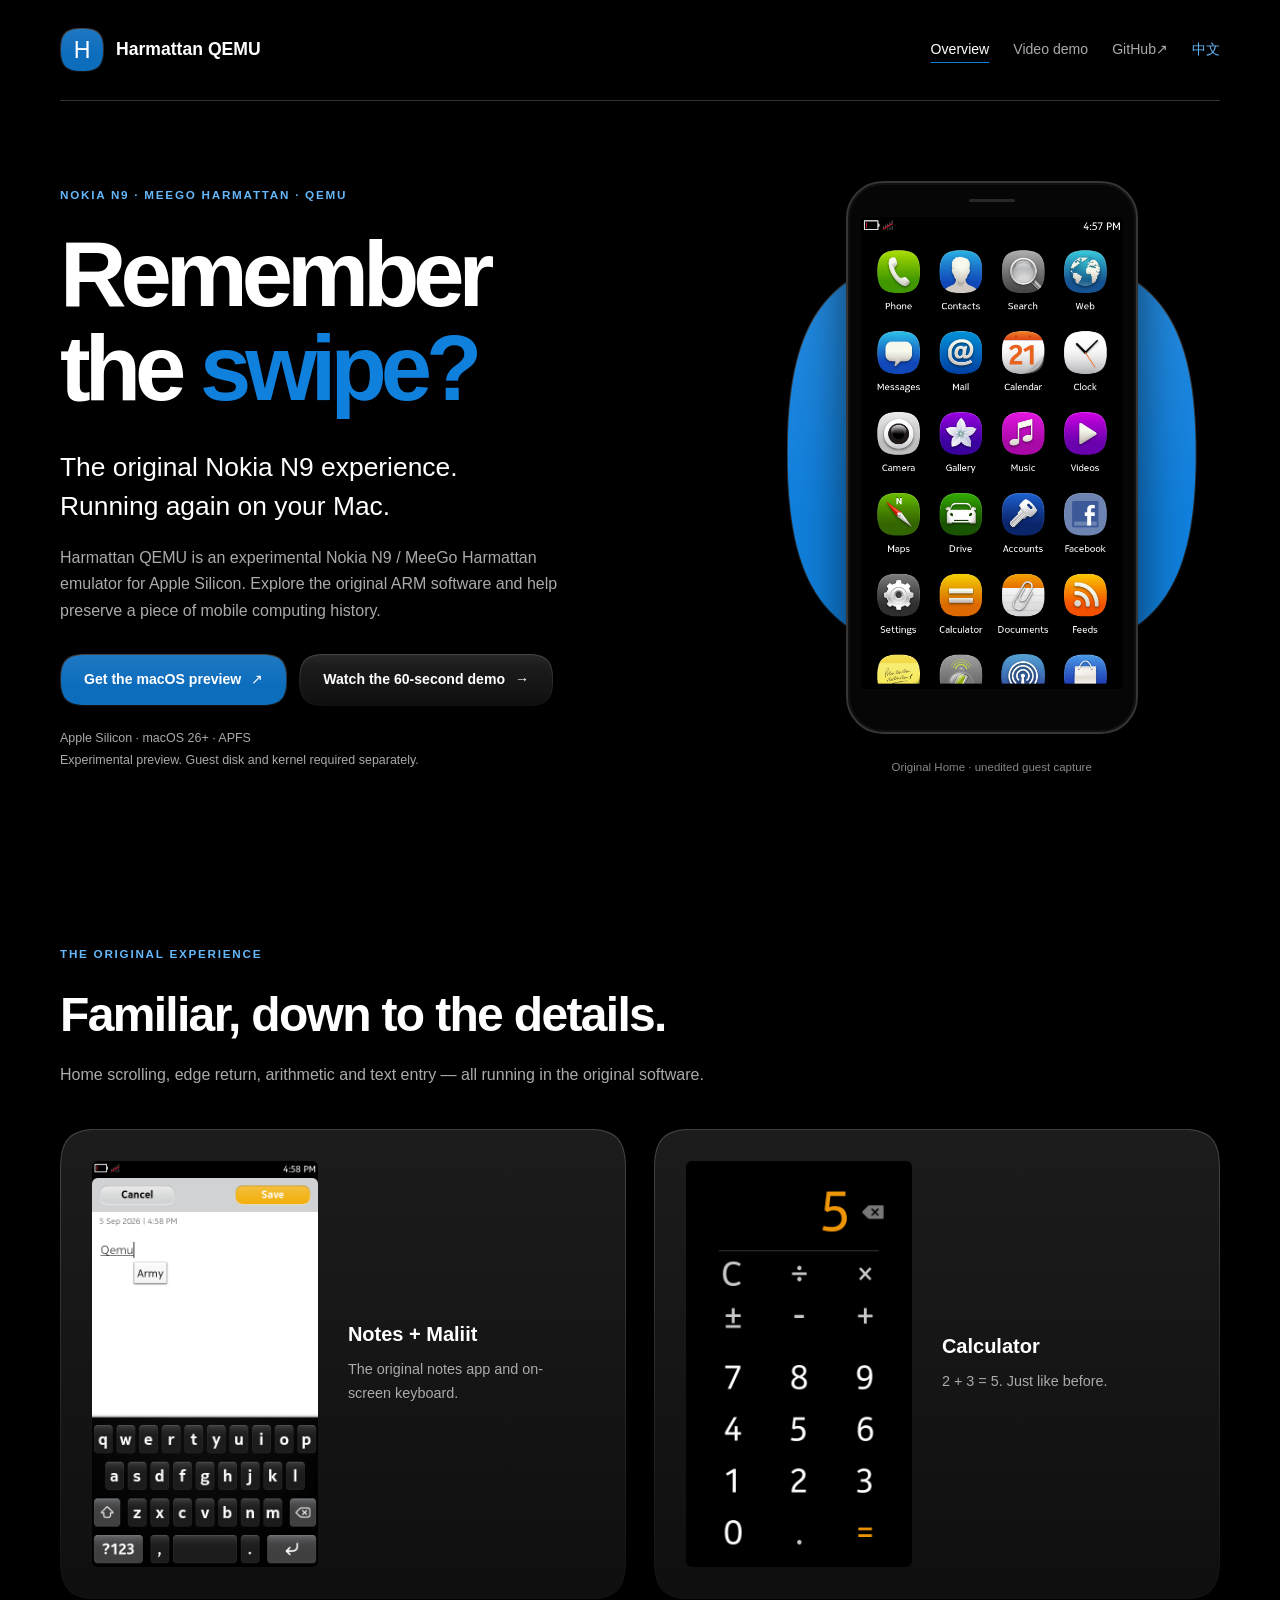
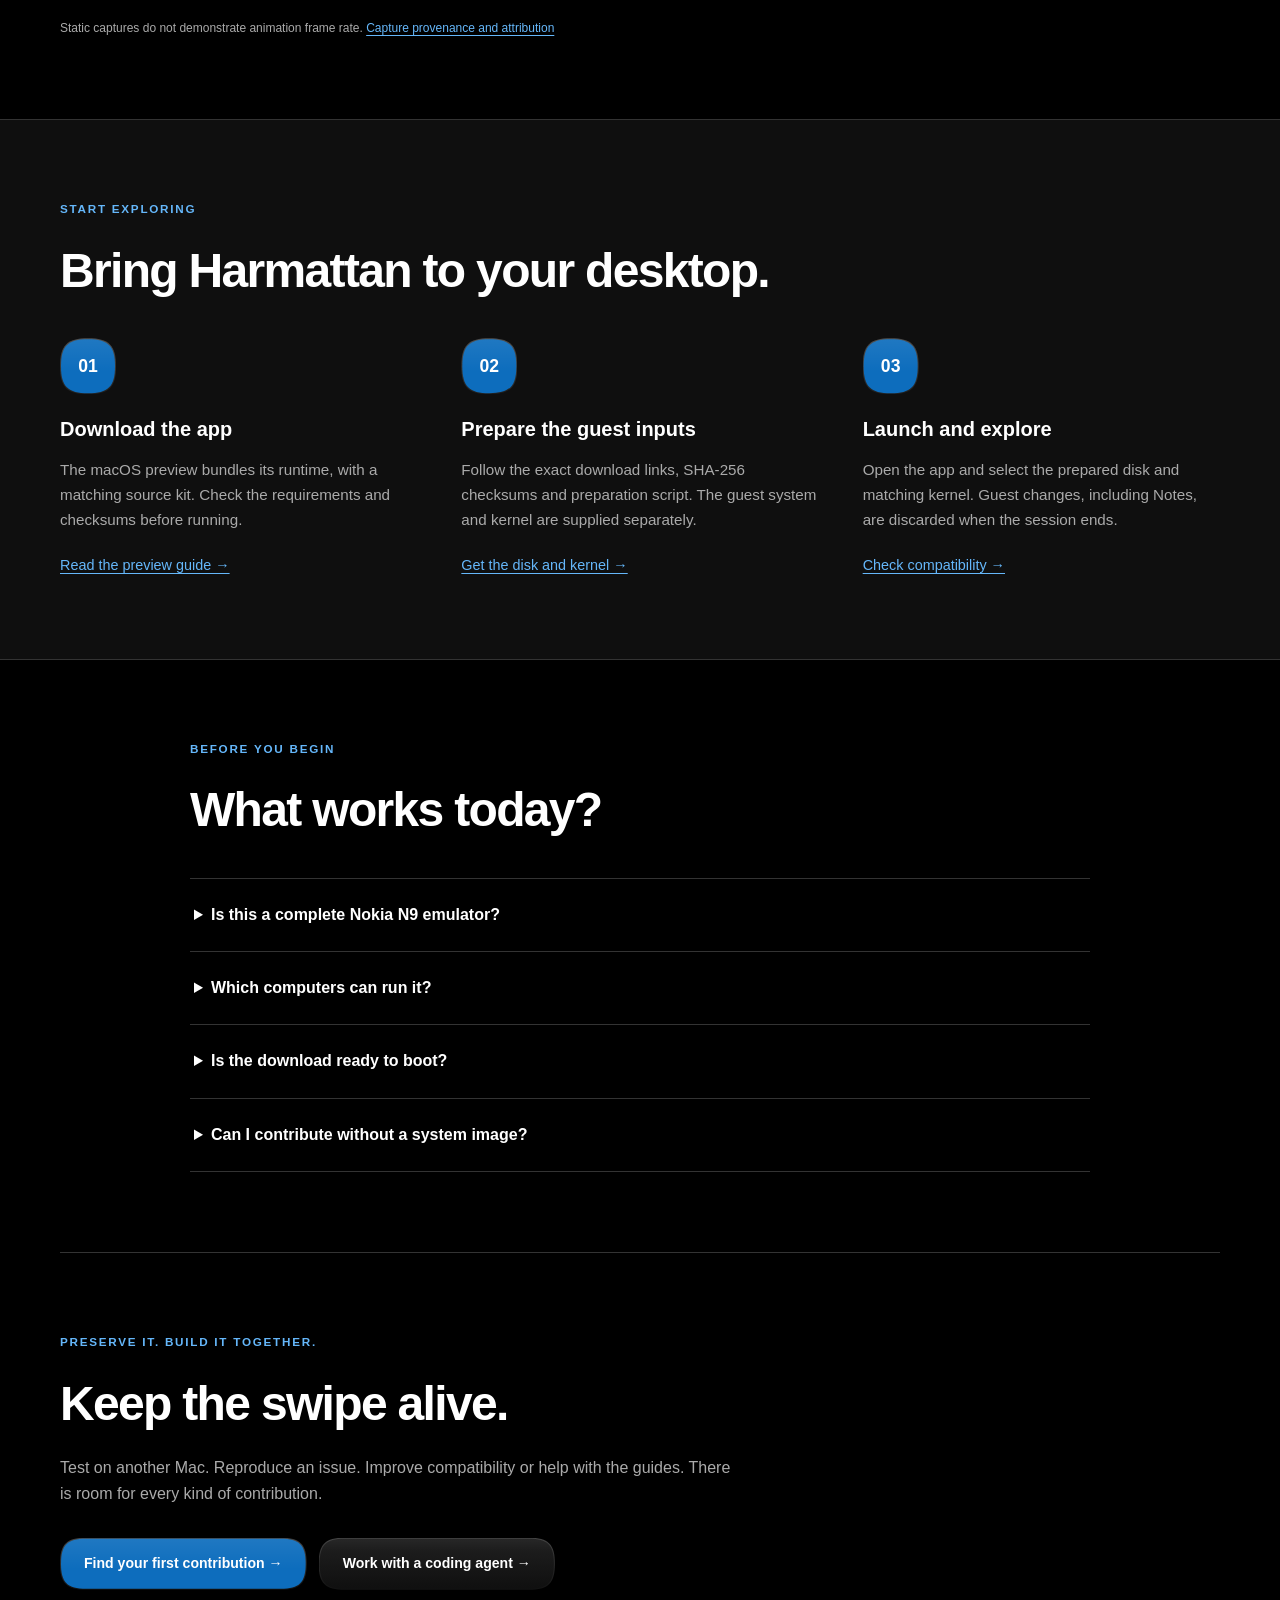
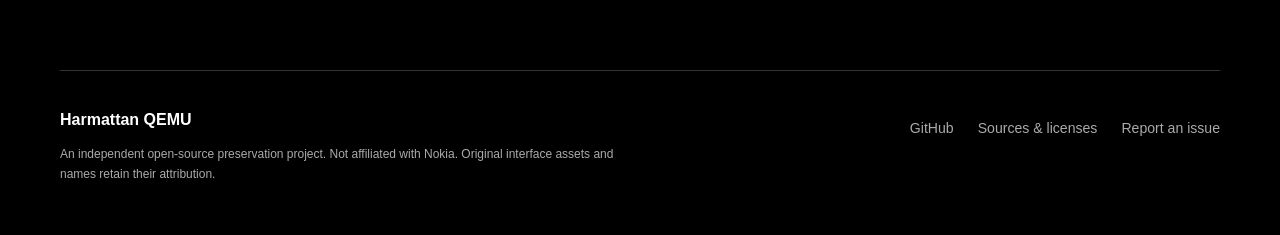
<file: docs/index.html>
<!doctype html>
<html lang="en">
<head>
  <meta charset="utf-8">
  <meta name="viewport" content="width=device-width, initial-scale=1">
  <meta name="theme-color" content="#000000">
  <title>Nokia N9 Emulator for Apple Silicon Mac | Harmattan QEMU</title>
  <meta name="description" content="Run original Nokia N9 / MeeGo Harmattan software on an Apple Silicon Mac. Explore the experimental QEMU port, download the macOS preview and follow English or Chinese setup guides.">
  <link rel="canonical" href="https://yzune.github.io/harmattan-qemu/">
  <link rel="alternate" hreflang="en" href="https://yzune.github.io/harmattan-qemu/">
  <link rel="alternate" hreflang="zh-CN" href="https://yzune.github.io/harmattan-qemu/zh/">
  <link rel="alternate" hreflang="x-default" href="https://yzune.github.io/harmattan-qemu/">
  <meta property="og:type" content="website">
  <meta property="og:site_name" content="Harmattan QEMU">
  <meta property="og:locale" content="en_US">
  <meta property="og:locale:alternate" content="zh_CN">
  <meta property="og:title" content="Nokia N9 Emulator for Apple Silicon Mac | Harmattan QEMU">
  <meta property="og:description" content="Run original Nokia N9 / MeeGo Harmattan software on an Apple Silicon Mac. Explore the experimental QEMU port, download the macOS preview and follow English or Chinese setup guides.">
  <meta property="og:url" content="https://yzune.github.io/harmattan-qemu/">
  <meta property="og:image" content="https://i.ytimg.com/vi/GArapJ3rOIo/maxresdefault.jpg">
  <meta property="og:image:alt" content="Harmattan QEMU English trailer cover">
  <meta name="twitter:card" content="summary_large_image">
  <link rel="stylesheet" href="assets/site.css">
  <script src="assets/cobble.js" defer></script>
</head>
<body>
<a class="skip" href="#main">Skip to content</a>
<header class="site-header wrap">
  <a class="brand" href="./" aria-label="Harmattan QEMU home"><span class="brand-mark cobble" aria-hidden="true">H</span>Harmattan QEMU</a>
  <nav aria-label="Main navigation">
    <a href="./" aria-current="page">Overview</a>
    <a href="watch/" >Video demo</a>
    <a href="https://github.com/YZune/harmattan-qemu">GitHub <span aria-hidden="true">↗</span></a>
    <a class="language" href="zh/" lang="zh-CN" hreflang="zh-CN">中文</a>
  </nav>
</header>
<main id="main">
<section class="hero wrap" aria-labelledby="hero-title">
  <div class="hero-copy">
    <p class="eyebrow">NOKIA N9 · MEEGO HARMATTAN · QEMU</p>
    <h1 id="hero-title">Remember<br>the <span>swipe?</span></h1>
    <p class="intro">The original Nokia N9 experience.<br>Running again on your Mac.</p>
    <p class="hero-detail">Harmattan QEMU is an experimental Nokia N9 / MeeGo Harmattan emulator for Apple Silicon. Explore the original ARM software and help preserve a piece of mobile computing history.</p>
    <div class="actions"><a class="button primary cobble" href="https://github.com/YZune/harmattan-qemu/releases">Get the macOS preview <span aria-hidden="true">↗</span></a><a class="button secondary cobble" href="watch/">Watch the 60-second demo <span aria-hidden="true">→</span></a></div>
    <p class="requirements">Apple Silicon · macOS 26+ · APFS<br>Experimental preview. Guest disk and kernel required separately.</p>
  </div>
  <figure class="hero-device">
    <div class="swipe-tile cobble" aria-hidden="true"></div>
    <div class="phone"><div class="speaker" aria-hidden="true"></div><img src="screenshots/home.png" width="480" height="864" alt="Original Harmattan Home running in QEMU, with the classic application grid" fetchpriority="high"></div>
    <figcaption>Original Home · unedited guest capture</figcaption>
  </figure>
</section>
<section class="section wrap" aria-labelledby="experience-title">
  <div class="section-heading"><p class="eyebrow">THE ORIGINAL EXPERIENCE</p><h2 id="experience-title">Familiar, down to the details.</h2><p>Home scrolling, edge return, arithmetic and text entry — all running in the original software.</p></div>
  <div class="capture-grid">
    <figure class="capture cobble" data-cobble-corner="40"><img src="screenshots/notes-keyboard.png" width="480" height="864" loading="lazy" alt="Original Notes and Maliit on-screen keyboard with Qemu diagnostic text"><figcaption><h3>Notes + Maliit</h3><p>The original notes app and on-screen keyboard.</p></figcaption></figure>
    <figure class="capture cobble" data-cobble-corner="40"><img src="screenshots/calculator.png" width="480" height="864" loading="lazy" alt="Original Calculator displaying 5 after calculating 2 plus 3"><figcaption><h3>Calculator</h3><p>2 + 3 = 5. Just like before.</p></figcaption></figure>
  </div>
  <p class="caption-note">Static captures do not demonstrate animation frame rate. <a href="https://github.com/YZune/harmattan-qemu/blob/main/docs/screenshots/README.md">Capture provenance and attribution</a></p>
</section>
<section class="section getting-started" aria-labelledby="start-title"><div class="wrap">
  <div class="section-heading"><p class="eyebrow">START EXPLORING</p><h2 id="start-title">Bring Harmattan to your desktop.</h2></div>
  <ol class="steps">
    <li><span class="step-number cobble" aria-hidden="true">01</span><h3>Download the app</h3><p>The macOS preview bundles its runtime, with a matching source kit. Check the requirements and checksums before running.</p><a href="https://github.com/YZune/harmattan-qemu/blob/main/docs/releases.md">Read the preview guide →</a></li>
    <li><span class="step-number cobble" aria-hidden="true">02</span><h3>Prepare the guest inputs</h3><p>Follow the exact download links, SHA-256 checksums and preparation script. The guest system and kernel are supplied separately.</p><a href="https://github.com/YZune/harmattan-qemu/blob/main/docs/guest-inputs.md">Get the disk and kernel →</a></li>
    <li><span class="step-number cobble" aria-hidden="true">03</span><h3>Launch and explore</h3><p>Open the app and select the prepared disk and matching kernel. Guest changes, including Notes, are discarded when the session ends.</p><a href="https://github.com/YZune/harmattan-qemu/blob/main/docs/status.md">Check compatibility →</a></li>
  </ol>
</div></section>
<section class="section wrap faq" aria-labelledby="faq-title"><div class="section-heading"><p class="eyebrow">BEFORE YOU BEGIN</p><h2 id="faq-title">What works today?</h2></div>
<details><summary>Is this a complete Nokia N9 emulator?</summary><p>This is an experimental N00/QEMU port combining a PR1.0-era emulator kernel and adaptation layer with PR1.3 retail userspace. Selected original interfaces and apps work; complete N9 hardware, GPU and universal app compatibility remain unfinished.</p></details>
<details><summary>Which computers can run it?</summary><p>The current prebuilt preview requires Apple Silicon, macOS 26 or later and APFS. Full Linux and Windows runtimes are not available yet. The app is ad-hoc signed, without Developer ID signing or notarization.</p></details>
<details><summary>Is the download ready to boot?</summary><p>You still need the specified prepared PR1.3 disk and matching emulator kernel. Follow the input guide. Firmware, guest kernels, fonts and third-party device artwork are not included in the repository or app.</p></details>
<details><summary>Can I contribute without a system image?</summary><p>Yes. Start by reading patches, improving documentation or running host tests that need no firmware. English and Chinese contribution guides and AGENTS.md support working with a coding agent.</p></details>
</section>
<section class="section wrap contribute" aria-labelledby="contribute-title"><p class="eyebrow">PRESERVE IT. BUILD IT TOGETHER.</p><h2 id="contribute-title">Keep the swipe alive.</h2><p>Test on another Mac. Reproduce an issue. Improve compatibility or help with the guides. There is room for every kind of contribution.</p><div class="actions"><a class="button primary cobble" href="https://github.com/YZune/harmattan-qemu/blob/main/CONTRIBUTING.md">Find your first contribution →</a><a class="button secondary cobble" href="https://github.com/YZune/harmattan-qemu/blob/main/AGENTS.md">Work with a coding agent →</a></div></section>
</main>
<footer class="site-footer wrap"><div><a class="footer-brand" href="./">Harmattan QEMU</a><p>An independent open-source preservation project. Not affiliated with Nokia. Original interface assets and names retain their attribution.</p></div><nav aria-label="Footer navigation"><a href="https://github.com/YZune/harmattan-qemu">GitHub</a><a href="https://github.com/YZune/harmattan-qemu/blob/main/docs/sources.md">Sources & licenses</a><a href="https://github.com/YZune/harmattan-qemu/issues">Report an issue</a></nav></footer>
</body>
</html>
</file>
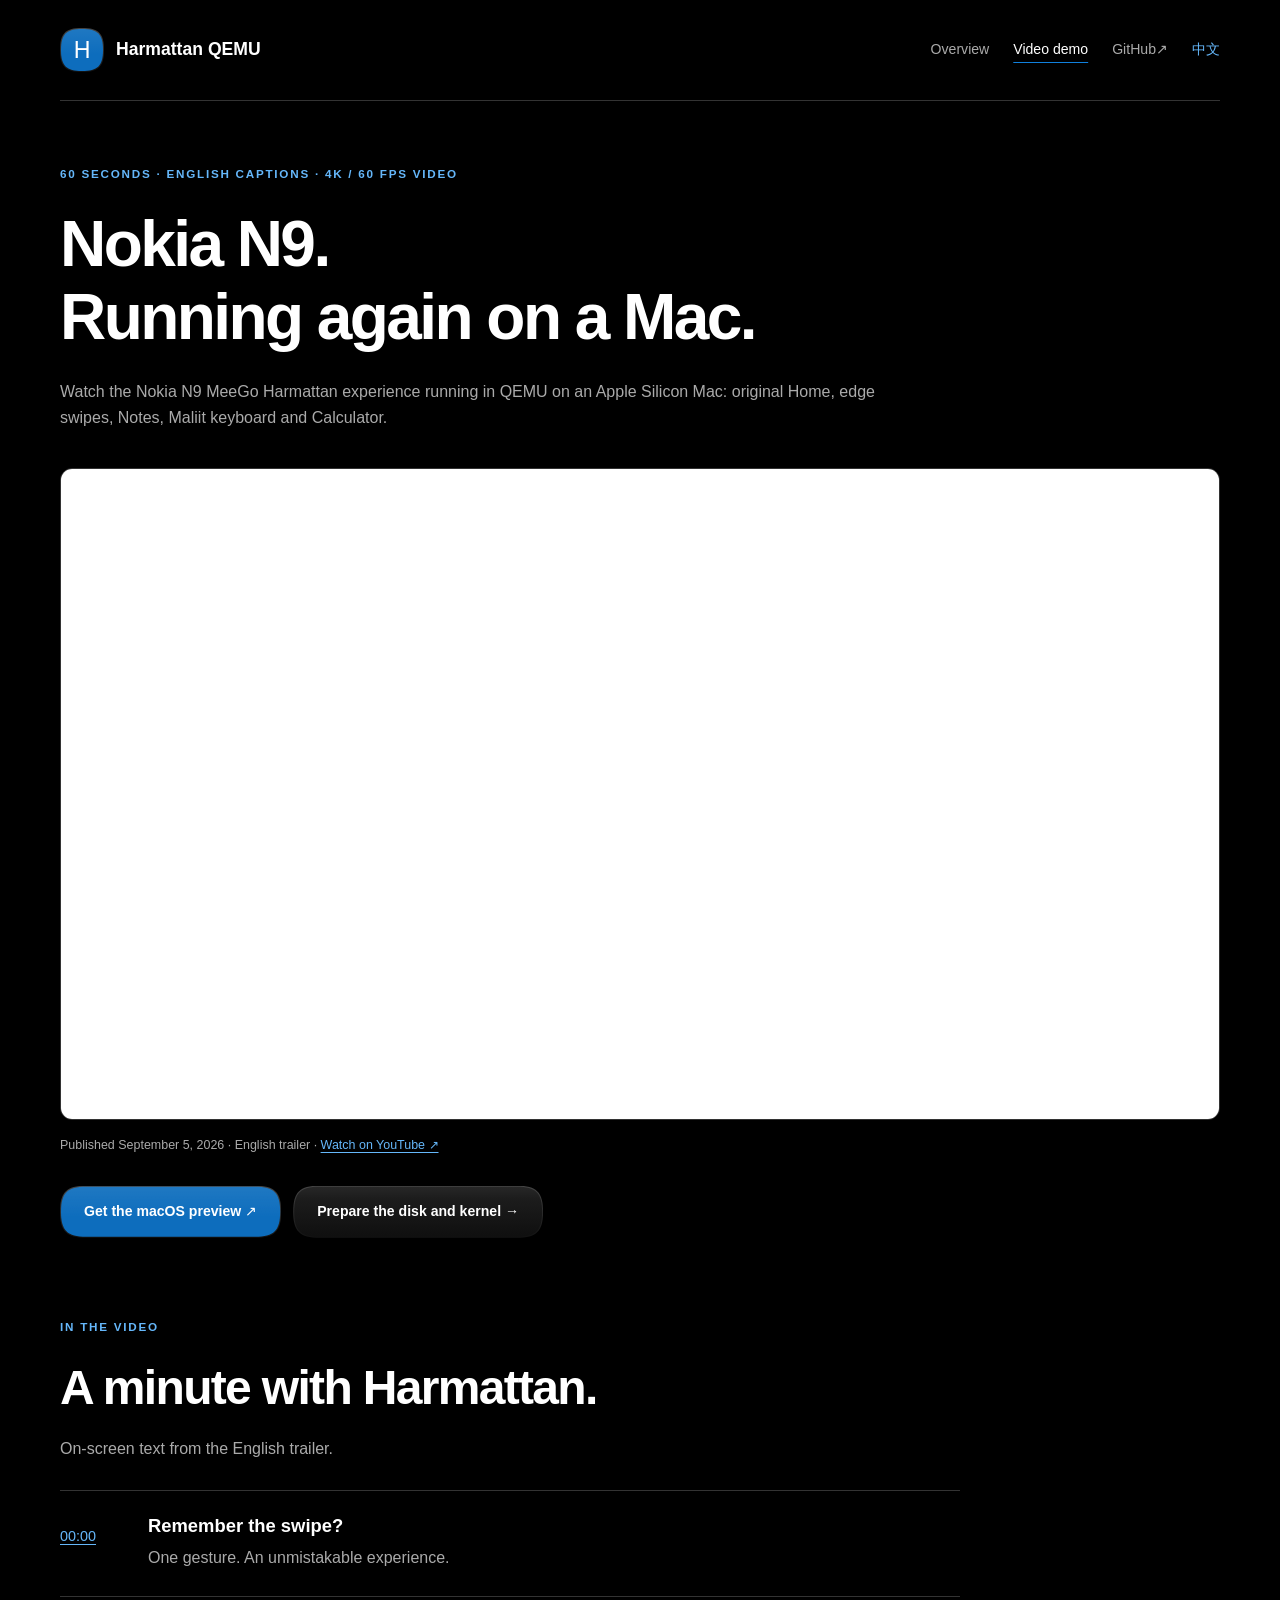
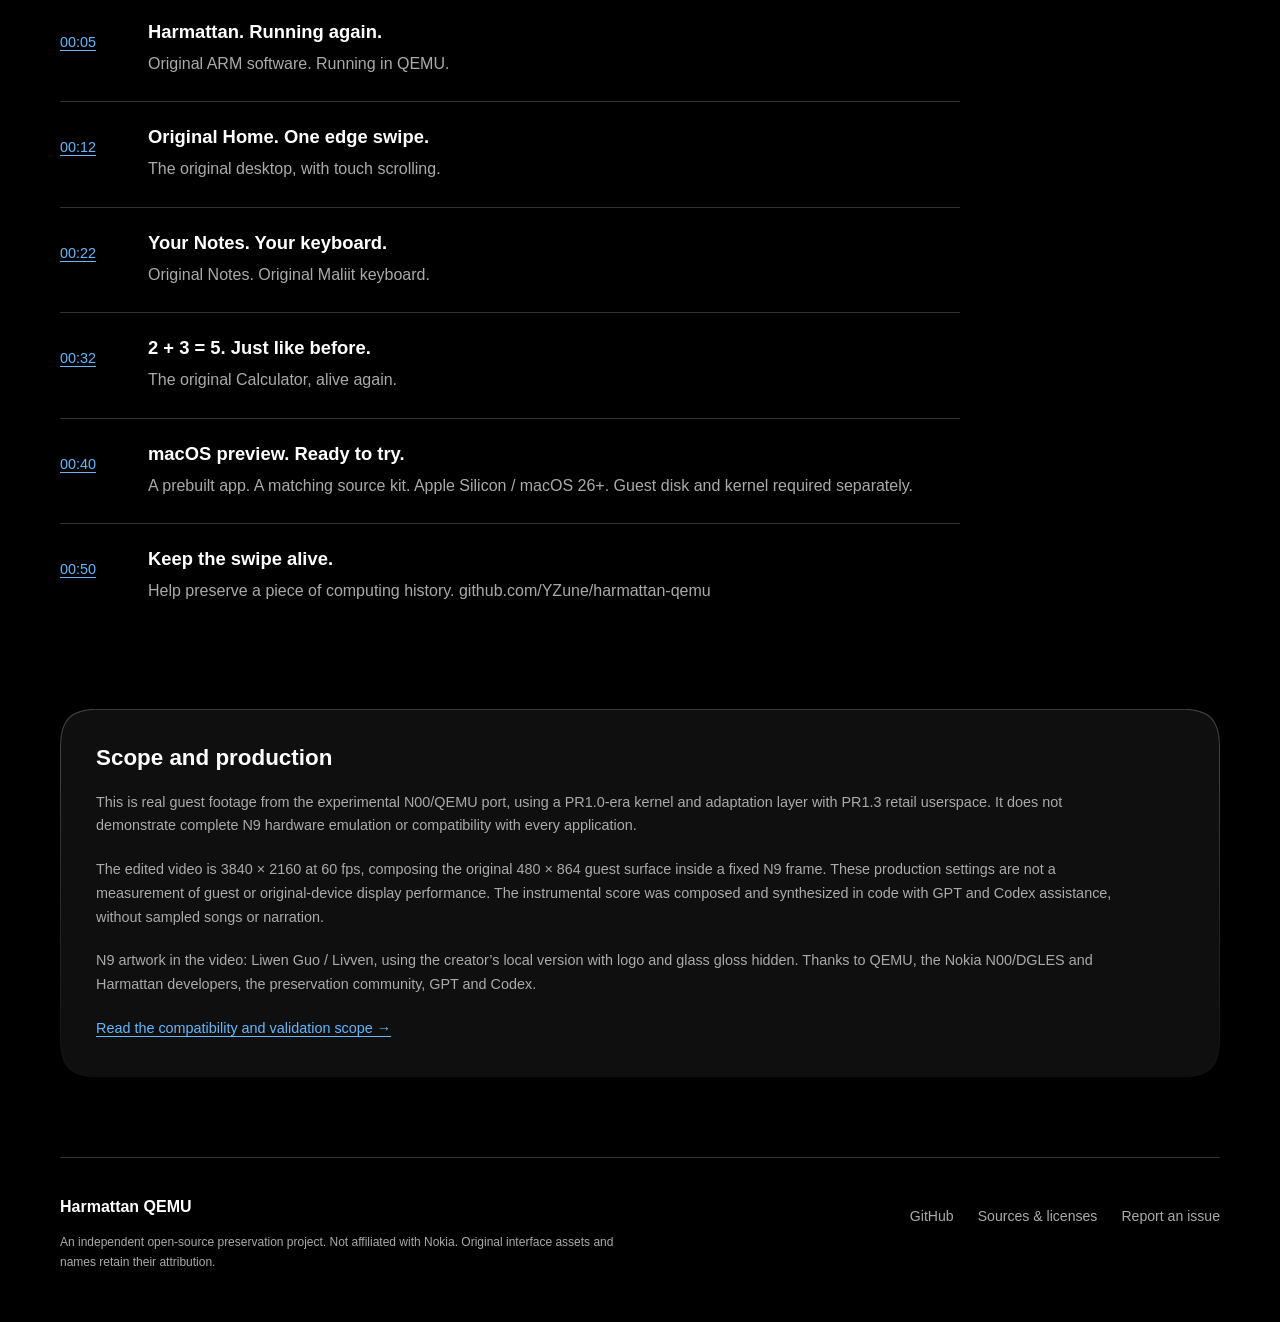
<file: docs/watch/index.html>
<!doctype html>
<html lang="en">
<head>
  <meta charset="utf-8">
  <meta name="viewport" content="width=device-width, initial-scale=1">
  <meta name="theme-color" content="#000000">
  <title>Nokia N9 Emulator on Mac — MeeGo Harmattan Video Demo</title>
  <meta name="description" content="Watch the Nokia N9 MeeGo Harmattan experience running in QEMU on an Apple Silicon Mac: original Home, edge swipes, Notes, Maliit keyboard and Calculator.">
  <link rel="canonical" href="https://yzune.github.io/harmattan-qemu/watch/">
  <link rel="alternate" hreflang="en" href="https://yzune.github.io/harmattan-qemu/watch/">
  <link rel="alternate" hreflang="zh-CN" href="https://yzune.github.io/harmattan-qemu/zh/watch/">
  <link rel="alternate" hreflang="x-default" href="https://yzune.github.io/harmattan-qemu/watch/">
  <meta property="og:type" content="video.other">
  <meta property="og:site_name" content="Harmattan QEMU">
  <meta property="og:locale" content="en_US">
  <meta property="og:locale:alternate" content="zh_CN">
  <meta property="og:title" content="Nokia N9 Emulator on Mac — MeeGo Harmattan Video Demo">
  <meta property="og:description" content="Watch the Nokia N9 MeeGo Harmattan experience running in QEMU on an Apple Silicon Mac: original Home, edge swipes, Notes, Maliit keyboard and Calculator.">
  <meta property="og:url" content="https://yzune.github.io/harmattan-qemu/watch/">
  <meta property="og:image" content="https://i.ytimg.com/vi/GArapJ3rOIo/maxresdefault.jpg">
  <meta property="og:image:alt" content="Harmattan QEMU English trailer cover">
  <meta name="twitter:card" content="summary_large_image">
  <link rel="stylesheet" href="../assets/site.css">
  <script src="../assets/cobble.js" defer></script>
  <script type="application/ld+json">{"@context": "https://schema.org", "@type": "VideoObject", "name": "Nokia N9 Emulator on Mac | MeeGo Harmattan QEMU Preview", "description": "Watch the Nokia N9 MeeGo Harmattan experience running in QEMU on an Apple Silicon Mac: original Home, edge swipes, Notes, Maliit keyboard and Calculator.", "thumbnailUrl": ["https://i.ytimg.com/vi/GArapJ3rOIo/maxresdefault.jpg"], "uploadDate": "2026-09-05", "duration": "PT1M", "embedUrl": "https://www.youtube.com/embed/GArapJ3rOIo", "url": "https://www.youtube.com/watch?v=GArapJ3rOIo", "inLanguage": "en", "isFamilyFriendly": true}</script>
</head>
<body>
<a class="skip" href="#main">Skip to content</a>
<header class="site-header wrap">
  <a class="brand" href="../" aria-label="Harmattan QEMU home"><span class="brand-mark cobble" aria-hidden="true">H</span>Harmattan QEMU</a>
  <nav aria-label="Main navigation">
    <a href="../" >Overview</a>
    <a href="../watch/" aria-current="page">Video demo</a>
    <a href="https://github.com/YZune/harmattan-qemu">GitHub <span aria-hidden="true">↗</span></a>
    <a class="language" href="../zh/watch/" lang="zh-CN" hreflang="zh-CN">中文</a>
  </nav>
</header>
<main id="main" class="watch-main wrap">
  <p class="eyebrow">60 SECONDS · ENGLISH CAPTIONS · 4K / 60 FPS VIDEO</p>
  <h1>Nokia N9.<br>Running again on a Mac.</h1>
  <p class="watch-intro">Watch the Nokia N9 MeeGo Harmattan experience running in QEMU on an Apple Silicon Mac: original Home, edge swipes, Notes, Maliit keyboard and Calculator.</p>
  <div class="video-player"><iframe src="https://www.youtube.com/embed/GArapJ3rOIo" title="Nokia N9 Emulator on Mac | MeeGo Harmattan QEMU Preview" width="1280" height="720" allow="accelerometer; autoplay; clipboard-write; encrypted-media; gyroscope; picture-in-picture; web-share" referrerpolicy="strict-origin-when-cross-origin" allowfullscreen></iframe></div>
  <p class="video-caption">Published September 5, 2026 · English trailer · <a href="https://www.youtube.com/watch?v=GArapJ3rOIo">Watch on YouTube ↗</a></p>
  <div class="actions"><a class="button primary cobble" href="https://github.com/YZune/harmattan-qemu/releases">Get the macOS preview ↗</a><a class="button secondary cobble" href="https://github.com/YZune/harmattan-qemu/blob/main/docs/guest-inputs.md">Prepare the disk and kernel →</a></div>
  <section class="section transcript" aria-labelledby="transcript-title"><p class="eyebrow">IN THE VIDEO</p><h2 id="transcript-title">A minute with Harmattan.</h2><p>On-screen text from the English trailer.</p><ol>
<li><a class="timecode" href="https://www.youtube.com/watch?v=GArapJ3rOIo&amp;t=0s" aria-label="Watch from 00:00">00:00</a><div><h3>Remember the swipe?</h3><p>One gesture. An unmistakable experience.</p></div></li>
<li><a class="timecode" href="https://www.youtube.com/watch?v=GArapJ3rOIo&amp;t=5s" aria-label="Watch from 00:05">00:05</a><div><h3>Harmattan. Running again.</h3><p>Original ARM software. Running in QEMU.</p></div></li>
<li><a class="timecode" href="https://www.youtube.com/watch?v=GArapJ3rOIo&amp;t=12s" aria-label="Watch from 00:12">00:12</a><div><h3>Original Home. One edge swipe.</h3><p>The original desktop, with touch scrolling.</p></div></li>
<li><a class="timecode" href="https://www.youtube.com/watch?v=GArapJ3rOIo&amp;t=22s" aria-label="Watch from 00:22">00:22</a><div><h3>Your Notes. Your keyboard.</h3><p>Original Notes. Original Maliit keyboard.</p></div></li>
<li><a class="timecode" href="https://www.youtube.com/watch?v=GArapJ3rOIo&amp;t=32s" aria-label="Watch from 00:32">00:32</a><div><h3>2 + 3 = 5. Just like before.</h3><p>The original Calculator, alive again.</p></div></li>
<li><a class="timecode" href="https://www.youtube.com/watch?v=GArapJ3rOIo&amp;t=40s" aria-label="Watch from 00:40">00:40</a><div><h3>macOS preview. Ready to try.</h3><p>A prebuilt app. A matching source kit. Apple Silicon / macOS 26+. Guest disk and kernel required separately.</p></div></li>
<li><a class="timecode" href="https://www.youtube.com/watch?v=GArapJ3rOIo&amp;t=50s" aria-label="Watch from 00:50">00:50</a><div><h3>Keep the swipe alive.</h3><p>Help preserve a piece of computing history. github.com/YZune/harmattan-qemu</p></div></li>
</ol></section>
  <section class="production cobble" data-cobble-corner="40" aria-labelledby="scope-title"><h2 id="scope-title">Scope and production</h2><p>This is real guest footage from the experimental N00/QEMU port, using a PR1.0-era kernel and adaptation layer with PR1.3 retail userspace. It does not demonstrate complete N9 hardware emulation or compatibility with every application.</p><p>The edited video is 3840 × 2160 at 60 fps, composing the original 480 × 864 guest surface inside a fixed N9 frame. These production settings are not a measurement of guest or original-device display performance. The instrumental score was composed and synthesized in code with GPT and Codex assistance, without sampled songs or narration.</p><p>N9 artwork in the video: Liwen Guo / Livven, using the creator’s local version with logo and glass gloss hidden. Thanks to QEMU, the Nokia N00/DGLES and Harmattan developers, the preservation community, GPT and Codex.</p><a href="https://github.com/YZune/harmattan-qemu/blob/main/docs/status.md">Read the compatibility and validation scope →</a></section>
</main>
<footer class="site-footer wrap"><div><a class="footer-brand" href="../">Harmattan QEMU</a><p>An independent open-source preservation project. Not affiliated with Nokia. Original interface assets and names retain their attribution.</p></div><nav aria-label="Footer navigation"><a href="https://github.com/YZune/harmattan-qemu">GitHub</a><a href="https://github.com/YZune/harmattan-qemu/blob/main/docs/sources.md">Sources & licenses</a><a href="https://github.com/YZune/harmattan-qemu/issues">Report an issue</a></nav></footer>
</body>
</html>
</file>
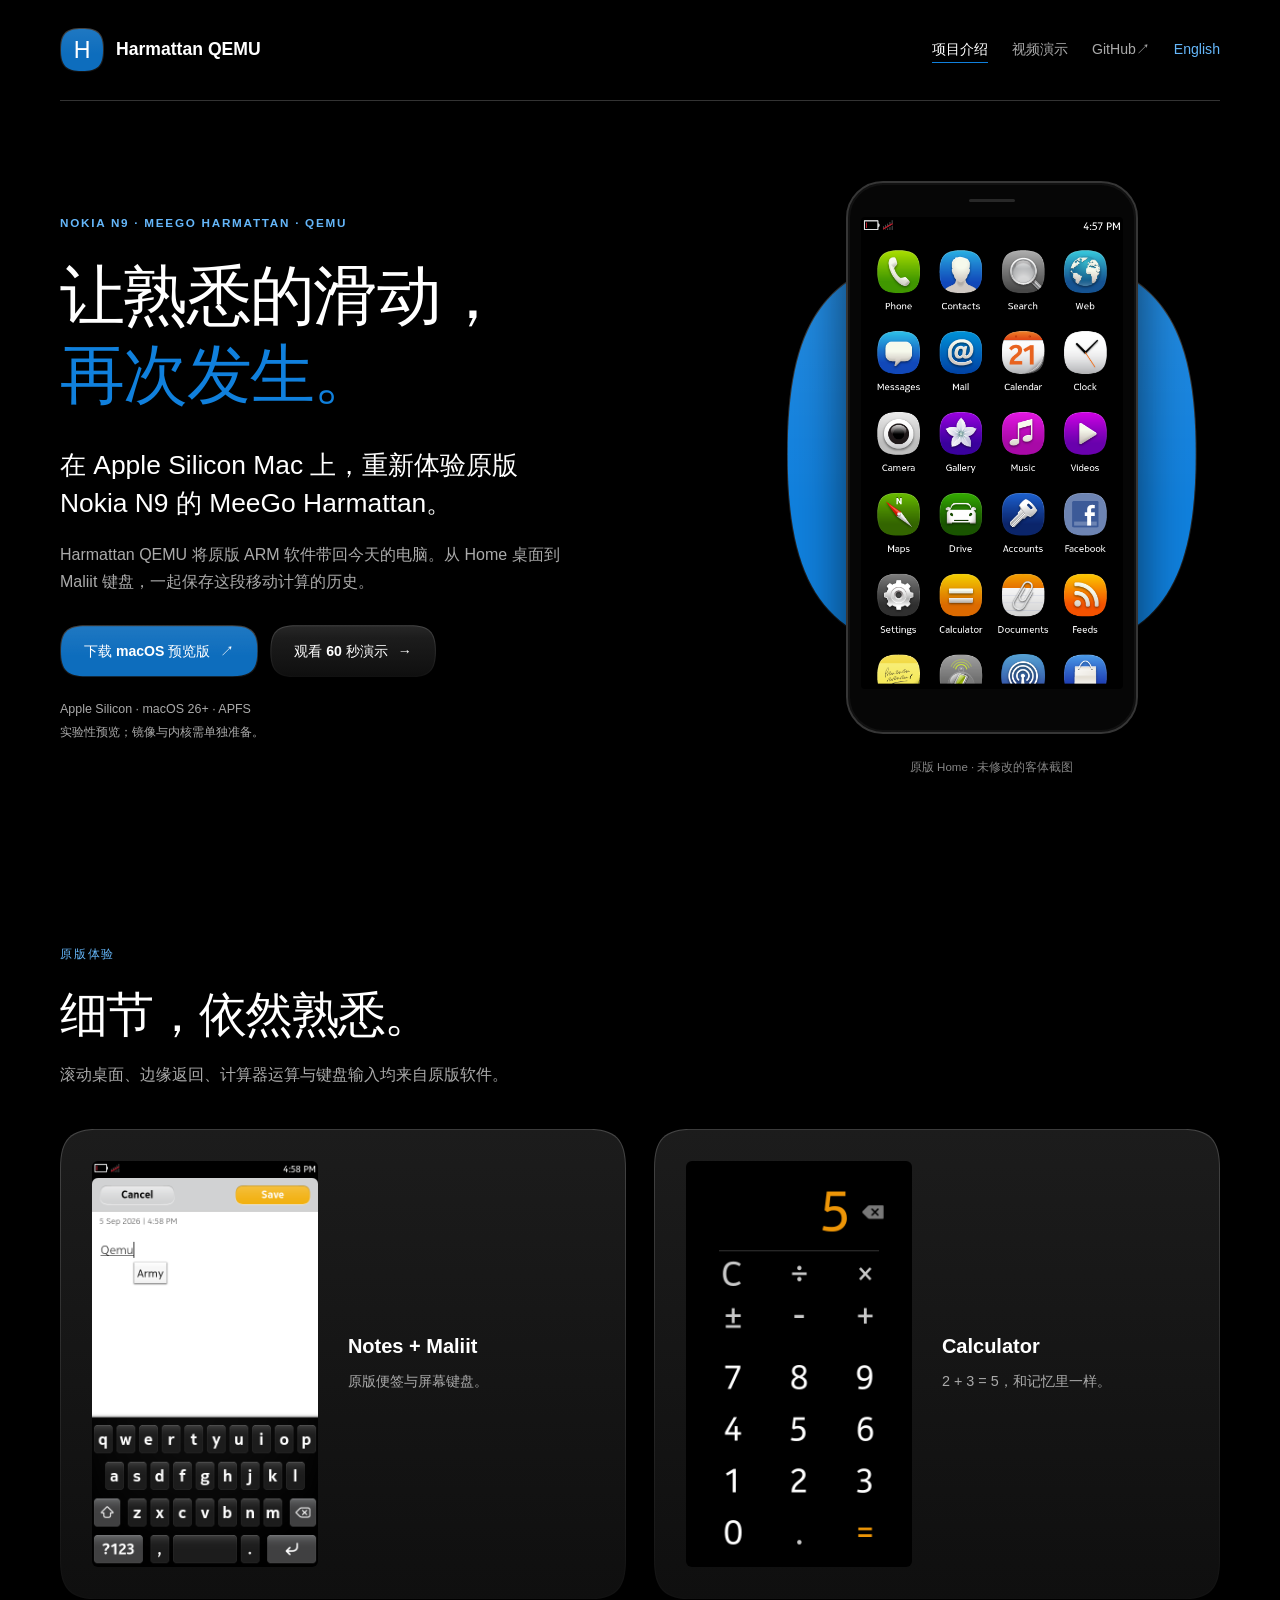
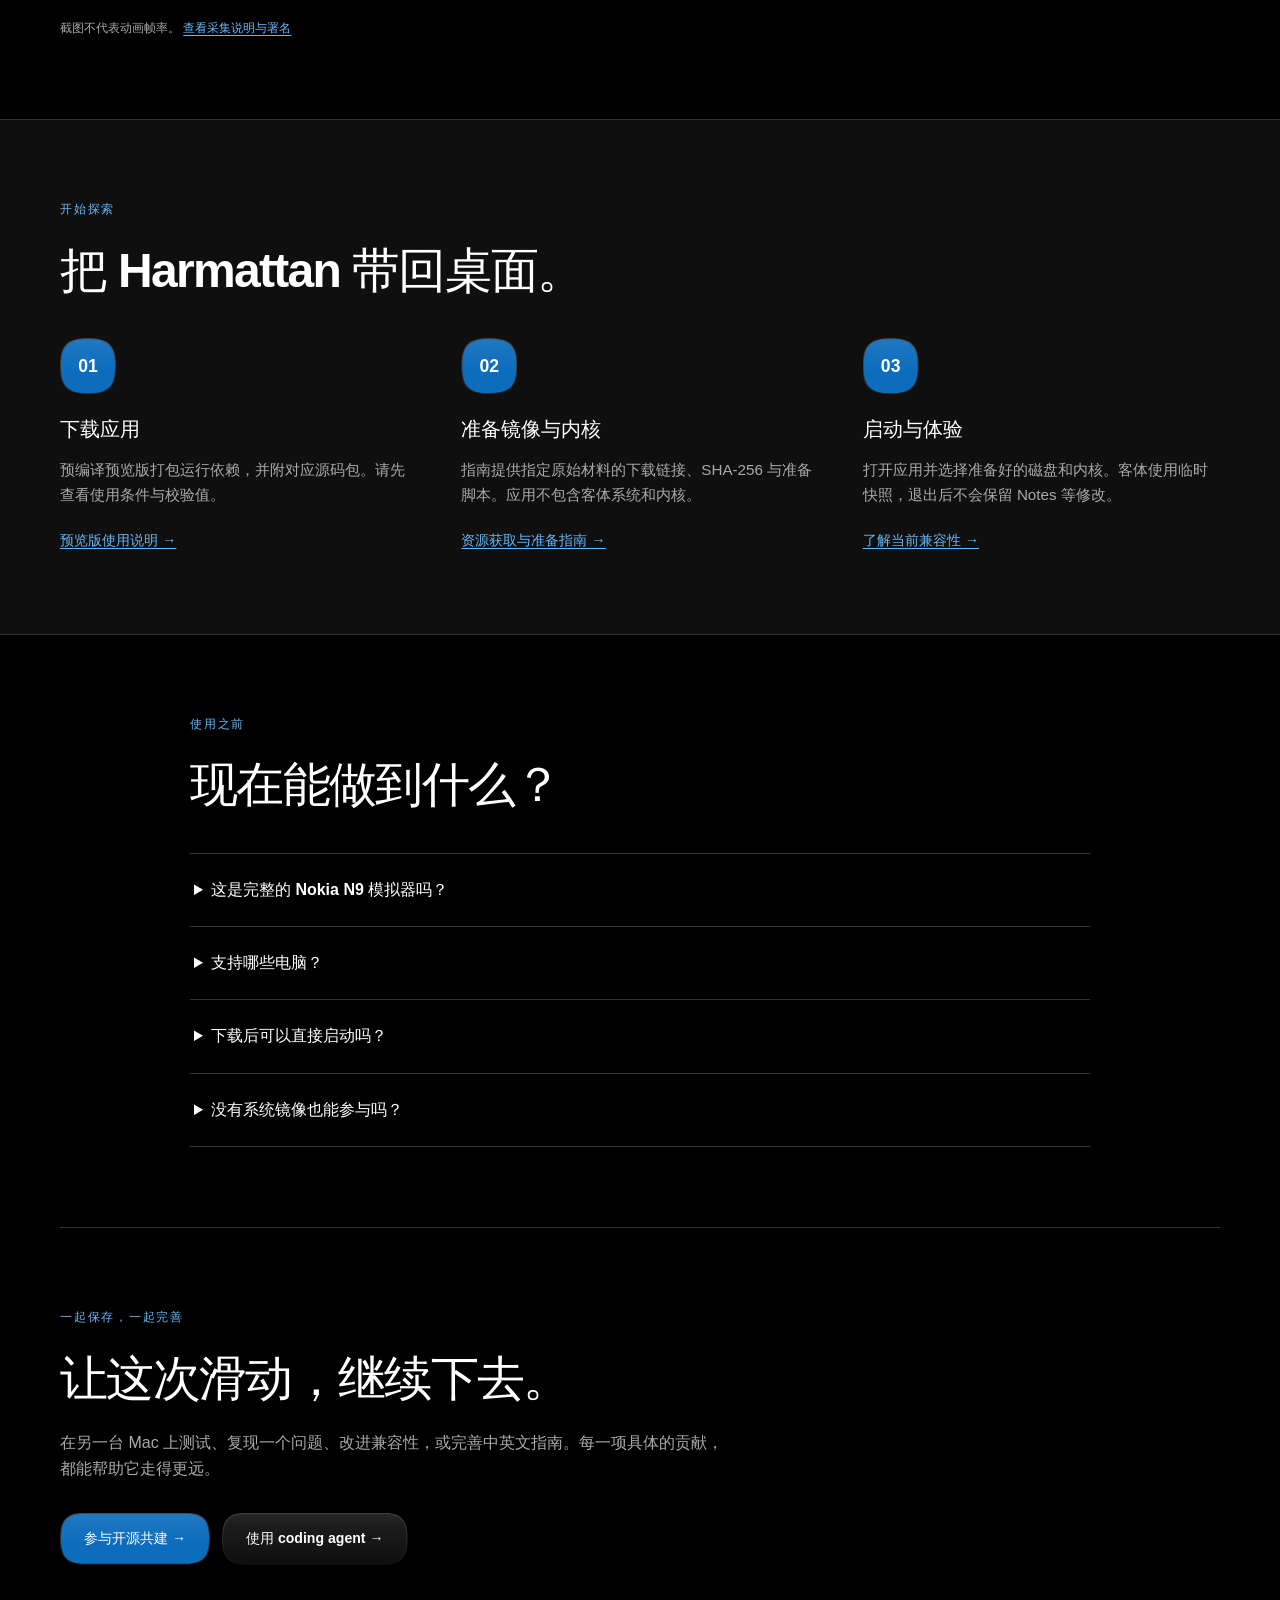
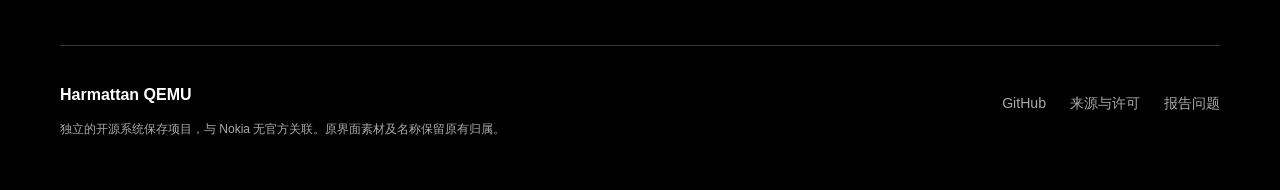
<file: docs/zh/index.html>
<!doctype html>
<html lang="zh-CN">
<head>
  <meta charset="utf-8">
  <meta name="viewport" content="width=device-width, initial-scale=1">
  <meta name="theme-color" content="#000000">
  <title>Nokia N9 / MeeGo Harmattan 模拟器，运行于 Apple Silicon Mac</title>
  <meta name="description" content="Harmattan QEMU 是面向 Apple Silicon Mac 的实验性 Nokia N9 / MeeGo Harmattan 模拟器。查看实机软件运行画面，下载 macOS 预编译预览版，按中英文指南准备镜像与内核，参与开源共建。">
  <link rel="canonical" href="https://yzune.github.io/harmattan-qemu/zh/">
  <link rel="alternate" hreflang="en" href="https://yzune.github.io/harmattan-qemu/">
  <link rel="alternate" hreflang="zh-CN" href="https://yzune.github.io/harmattan-qemu/zh/">
  <link rel="alternate" hreflang="x-default" href="https://yzune.github.io/harmattan-qemu/">
  <meta property="og:type" content="website">
  <meta property="og:site_name" content="Harmattan QEMU">
  <meta property="og:locale" content="zh_CN">
  <meta property="og:locale:alternate" content="en_US">
  <meta property="og:title" content="Nokia N9 / MeeGo Harmattan 模拟器，运行于 Apple Silicon Mac">
  <meta property="og:description" content="Harmattan QEMU 是面向 Apple Silicon Mac 的实验性 Nokia N9 / MeeGo Harmattan 模拟器。查看实机软件运行画面，下载 macOS 预编译预览版，按中英文指南准备镜像与内核，参与开源共建。">
  <meta property="og:url" content="https://yzune.github.io/harmattan-qemu/zh/">
  <meta property="og:image" content="https://i.ytimg.com/vi/GArapJ3rOIo/maxresdefault.jpg">
  <meta property="og:image:alt" content="Harmattan QEMU 英文宣传片封面">
  <meta name="twitter:card" content="summary_large_image">
  <link rel="stylesheet" href="../assets/site.css">
  <script src="../assets/cobble.js" defer></script>
</head>
<body>
<a class="skip" href="#main">跳至内容</a>
<header class="site-header wrap">
  <a class="brand" href="../zh/" aria-label="Harmattan QEMU 首页"><span class="brand-mark cobble" aria-hidden="true">H</span>Harmattan QEMU</a>
  <nav aria-label="主导航">
    <a href="../zh/" aria-current="page">项目介绍</a>
    <a href="../zh/watch/" >视频演示</a>
    <a href="https://github.com/YZune/harmattan-qemu">GitHub <span aria-hidden="true">↗</span></a>
    <a class="language" href="../" lang="en" hreflang="en">English</a>
  </nav>
</header>
<main id="main">
<section class="hero wrap" aria-labelledby="hero-title">
  <div class="hero-copy">
    <p class="eyebrow">NOKIA N9 · MEEGO HARMATTAN · QEMU</p>
    <h1 id="hero-title">让熟悉的滑动，<br><span>再次发生。</span></h1>
    <p class="intro">在 Apple Silicon Mac 上，重新体验原版 Nokia N9 的 MeeGo Harmattan。</p>
    <p class="hero-detail">Harmattan QEMU 将原版 ARM 软件带回今天的电脑。从 Home 桌面到 Maliit 键盘，一起保存这段移动计算的历史。</p>
    <div class="actions"><a class="button primary cobble" href="https://github.com/YZune/harmattan-qemu/releases">下载 macOS 预览版 <span aria-hidden="true">↗</span></a><a class="button secondary cobble" href="../zh/watch/">观看 60 秒演示 <span aria-hidden="true">→</span></a></div>
    <p class="requirements">Apple Silicon · macOS 26+ · APFS<br>实验性预览；镜像与内核需单独准备。</p>
  </div>
  <figure class="hero-device">
    <div class="swipe-tile cobble" aria-hidden="true"></div>
    <div class="phone"><div class="speaker" aria-hidden="true"></div><img src="../screenshots/home.png" width="480" height="864" alt="QEMU 中原版 Harmattan Home 桌面，显示经典应用图标" fetchpriority="high"></div>
    <figcaption>原版 Home · 未修改的客体截图</figcaption>
  </figure>
</section>
<section class="section wrap" aria-labelledby="experience-title">
  <div class="section-heading"><p class="eyebrow">原版体验</p><h2 id="experience-title">细节，依然熟悉。</h2><p>滚动桌面、边缘返回、计算器运算与键盘输入均来自原版软件。</p></div>
  <div class="capture-grid">
    <figure class="capture cobble" data-cobble-corner="40"><img src="../screenshots/notes-keyboard.png" width="480" height="864" loading="lazy" alt="原版 Notes 与 Maliit 屏幕键盘，含诊断输入 Qemu"><figcaption><h3>Notes + Maliit</h3><p>原版便签与屏幕键盘。</p></figcaption></figure>
    <figure class="capture cobble" data-cobble-corner="40"><img src="../screenshots/calculator.png" width="480" height="864" loading="lazy" alt="原版 Calculator 显示 2 加 3 的结果 5"><figcaption><h3>Calculator</h3><p>2 + 3 = 5，和记忆里一样。</p></figcaption></figure>
  </div>
  <p class="caption-note">截图不代表动画帧率。 <a href="https://github.com/YZune/harmattan-qemu/blob/main/docs/screenshots/README.zh-CN.md">查看采集说明与署名</a></p>
</section>
<section class="section getting-started" aria-labelledby="start-title"><div class="wrap">
  <div class="section-heading"><p class="eyebrow">开始探索</p><h2 id="start-title">把 Harmattan 带回桌面。</h2></div>
  <ol class="steps">
    <li><span class="step-number cobble" aria-hidden="true">01</span><h3>下载应用</h3><p>预编译预览版打包运行依赖，并附对应源码包。请先查看使用条件与校验值。</p><a href="https://github.com/YZune/harmattan-qemu/blob/main/docs/releases.zh-CN.md">预览版使用说明 →</a></li>
    <li><span class="step-number cobble" aria-hidden="true">02</span><h3>准备镜像与内核</h3><p>指南提供指定原始材料的下载链接、SHA-256 与准备脚本。应用不包含客体系统和内核。</p><a href="https://github.com/YZune/harmattan-qemu/blob/main/docs/guest-inputs.zh-CN.md">资源获取与准备指南 →</a></li>
    <li><span class="step-number cobble" aria-hidden="true">03</span><h3>启动与体验</h3><p>打开应用并选择准备好的磁盘和内核。客体使用临时快照，退出后不会保留 Notes 等修改。</p><a href="https://github.com/YZune/harmattan-qemu/blob/main/docs/status.zh-CN.md">了解当前兼容性 →</a></li>
  </ol>
</div></section>
<section class="section wrap faq" aria-labelledby="faq-title"><div class="section-heading"><p class="eyebrow">使用之前</p><h2 id="faq-title">现在能做到什么？</h2></div>
<details><summary>这是完整的 Nokia N9 模拟器吗？</summary><p>这是实验性的 N00/QEMU 移植，组合 PR1.0 时期的模拟器内核与适配层、PR1.3 量产用户态。当前可体验部分原版界面与应用；完整 N9 硬件、GPU 和所有应用兼容性尚未实现。</p></details>
<details><summary>支持哪些电脑？</summary><p>当前预编译预览版要求 Apple Silicon、macOS 26 或更高版本及 APFS。Linux 与 Windows 的完整运行时尚未支持。应用采用 ad-hoc 签名，尚未使用 Developer ID 签名或公证。</p></details>
<details><summary>下载后可以直接启动吗？</summary><p>还需要按指南准备指定的 PR1.3 磁盘及匹配的模拟器内核。仓库与预览包不附带固件、客体内核、字体或第三方机身素材。</p></details>
<details><summary>没有系统镜像也能参与吗？</summary><p>可以。阅读补丁、改进文档和运行无需固件的宿主测试即可开始。仓库提供中英文贡献指南与 AGENTS.md，方便使用 coding agent 协作。</p></details>
</section>
<section class="section wrap contribute" aria-labelledby="contribute-title"><p class="eyebrow">一起保存，一起完善</p><h2 id="contribute-title">让这次滑动，继续下去。</h2><p>在另一台 Mac 上测试、复现一个问题、改进兼容性，或完善中英文指南。每一项具体的贡献，都能帮助它走得更远。</p><div class="actions"><a class="button primary cobble" href="https://github.com/YZune/harmattan-qemu/blob/main/CONTRIBUTING.zh-CN.md">参与开源共建 →</a><a class="button secondary cobble" href="https://github.com/YZune/harmattan-qemu/blob/main/AGENTS.zh-CN.md">使用 coding agent →</a></div></section>
</main>
<footer class="site-footer wrap"><div><a class="footer-brand" href="../zh/">Harmattan QEMU</a><p>独立的开源系统保存项目，与 Nokia 无官方关联。原界面素材及名称保留原有归属。</p></div><nav aria-label="页脚导航"><a href="https://github.com/YZune/harmattan-qemu">GitHub</a><a href="https://github.com/YZune/harmattan-qemu/blob/main/docs/sources.zh-CN.md">来源与许可</a><a href="https://github.com/YZune/harmattan-qemu/issues">报告问题</a></nav></footer>
</body>
</html>
</file>
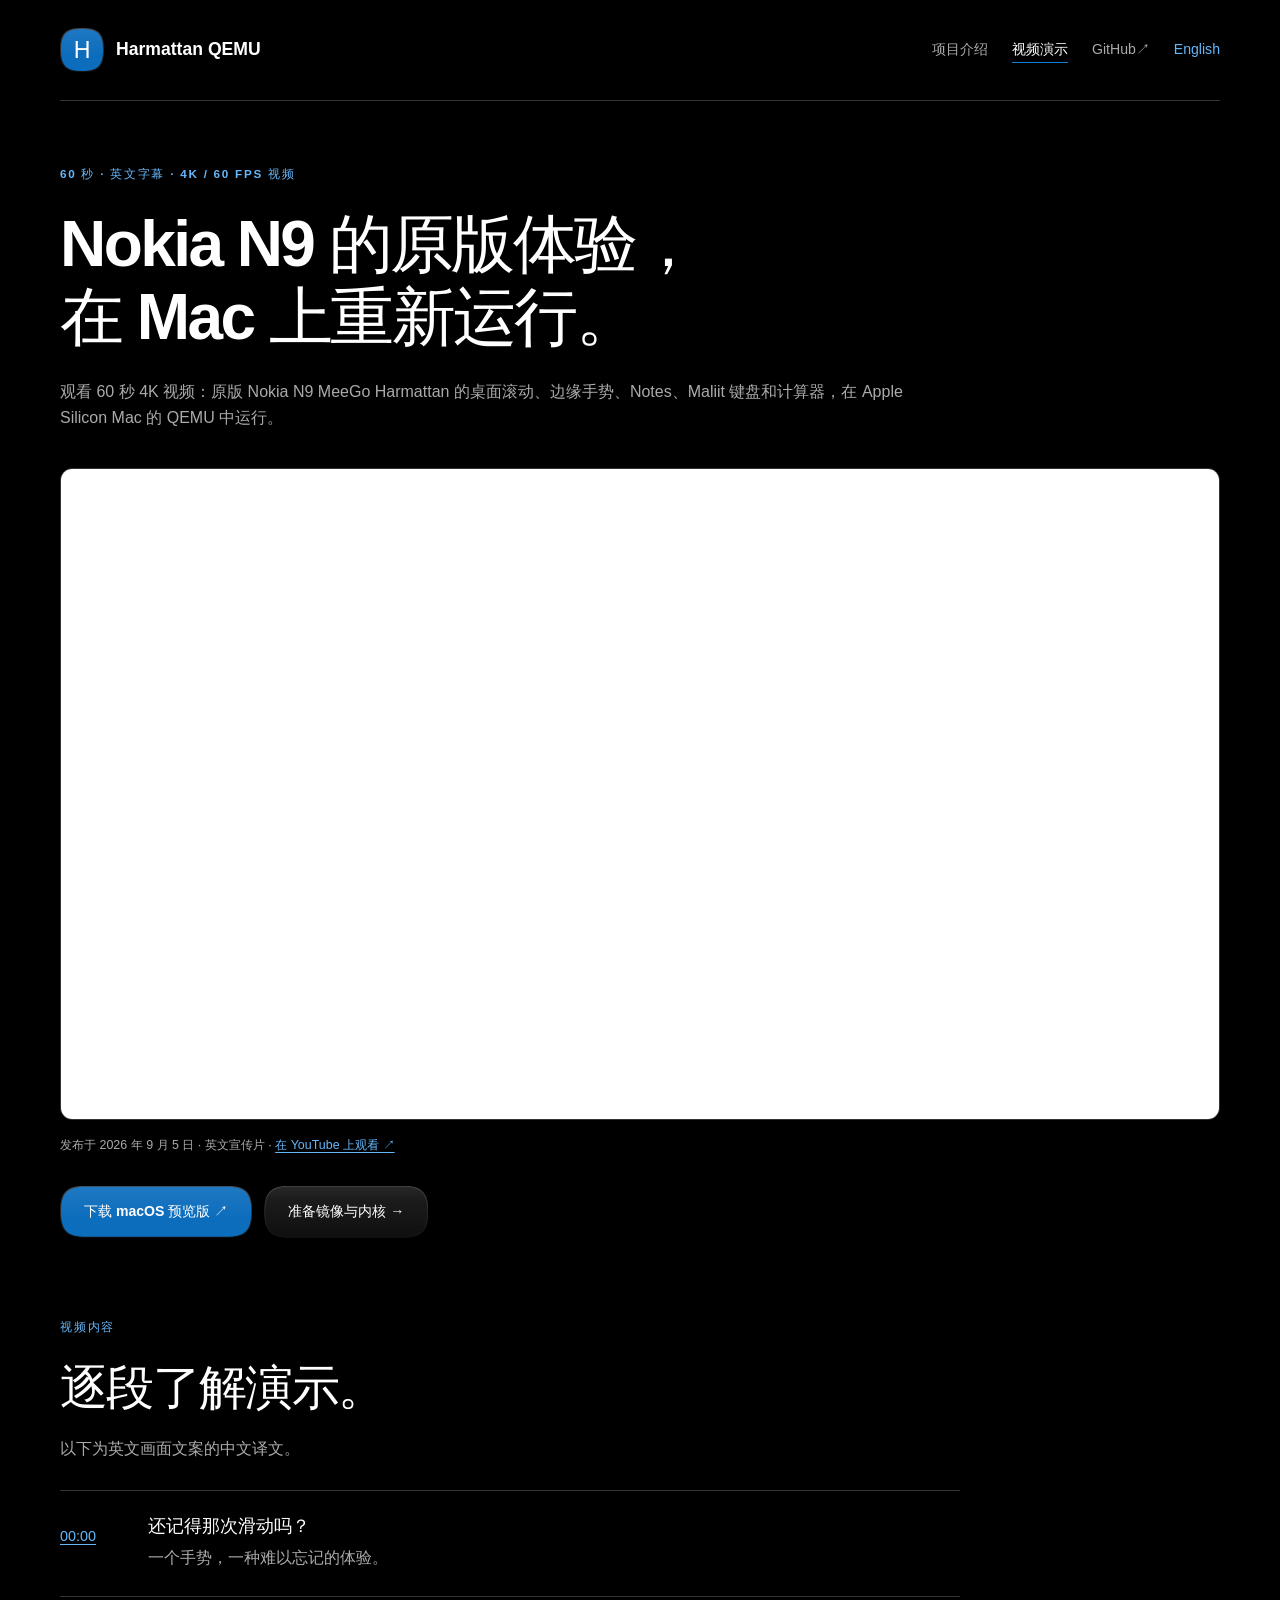
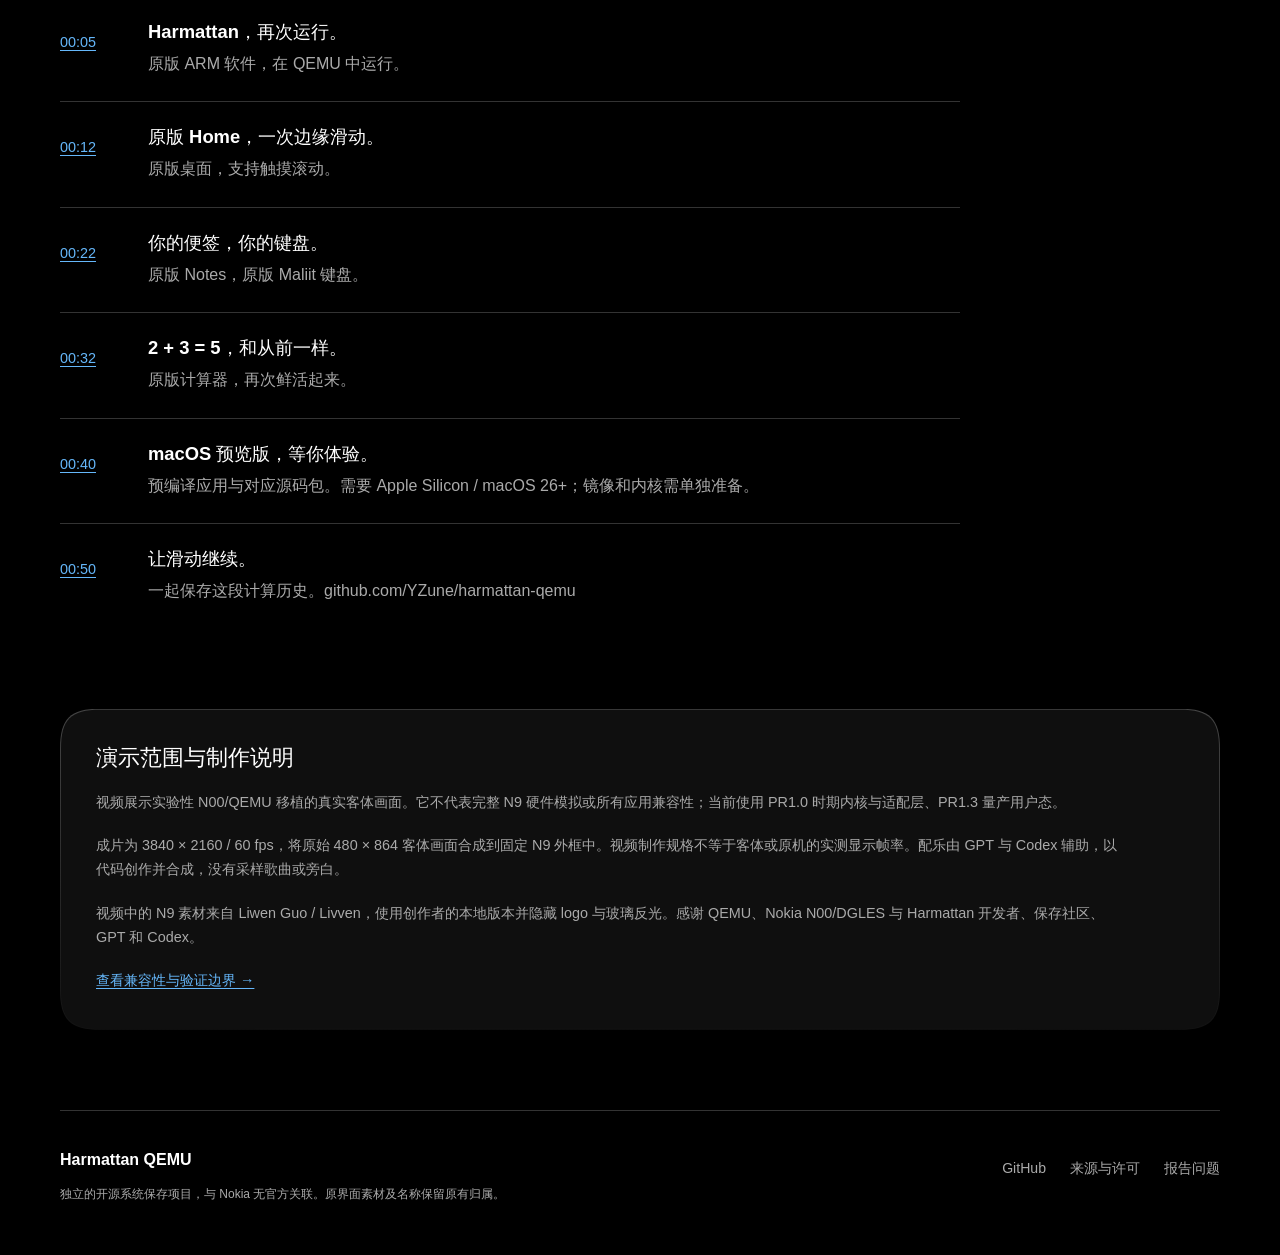
<file: docs/zh/watch/index.html>
<!doctype html>
<html lang="zh-CN">
<head>
  <meta charset="utf-8">
  <meta name="viewport" content="width=device-width, initial-scale=1">
  <meta name="theme-color" content="#000000">
  <title>Nokia N9 模拟器演示：MeeGo Harmattan 在 Mac 上运行</title>
  <meta name="description" content="观看 60 秒 4K 视频：原版 Nokia N9 MeeGo Harmattan 的桌面滚动、边缘手势、Notes、Maliit 键盘和计算器，在 Apple Silicon Mac 的 QEMU 中运行。">
  <link rel="canonical" href="https://yzune.github.io/harmattan-qemu/zh/watch/">
  <link rel="alternate" hreflang="en" href="https://yzune.github.io/harmattan-qemu/watch/">
  <link rel="alternate" hreflang="zh-CN" href="https://yzune.github.io/harmattan-qemu/zh/watch/">
  <link rel="alternate" hreflang="x-default" href="https://yzune.github.io/harmattan-qemu/watch/">
  <meta property="og:type" content="video.other">
  <meta property="og:site_name" content="Harmattan QEMU">
  <meta property="og:locale" content="zh_CN">
  <meta property="og:locale:alternate" content="en_US">
  <meta property="og:title" content="Nokia N9 模拟器演示：MeeGo Harmattan 在 Mac 上运行">
  <meta property="og:description" content="观看 60 秒 4K 视频：原版 Nokia N9 MeeGo Harmattan 的桌面滚动、边缘手势、Notes、Maliit 键盘和计算器，在 Apple Silicon Mac 的 QEMU 中运行。">
  <meta property="og:url" content="https://yzune.github.io/harmattan-qemu/zh/watch/">
  <meta property="og:image" content="https://i.ytimg.com/vi/GArapJ3rOIo/maxresdefault.jpg">
  <meta property="og:image:alt" content="Harmattan QEMU 英文宣传片封面">
  <meta name="twitter:card" content="summary_large_image">
  <link rel="stylesheet" href="../../assets/site.css">
  <script src="../../assets/cobble.js" defer></script>
  <script type="application/ld+json">{"@context": "https://schema.org", "@type": "VideoObject", "name": "Nokia N9 Emulator on Mac | MeeGo Harmattan QEMU Preview", "description": "观看 60 秒 4K 视频：原版 Nokia N9 MeeGo Harmattan 的桌面滚动、边缘手势、Notes、Maliit 键盘和计算器，在 Apple Silicon Mac 的 QEMU 中运行。", "thumbnailUrl": ["https://i.ytimg.com/vi/GArapJ3rOIo/maxresdefault.jpg"], "uploadDate": "2026-09-05", "duration": "PT1M", "embedUrl": "https://www.youtube.com/embed/GArapJ3rOIo", "url": "https://www.youtube.com/watch?v=GArapJ3rOIo", "inLanguage": "en", "isFamilyFriendly": true}</script>
</head>
<body>
<a class="skip" href="#main">跳至内容</a>
<header class="site-header wrap">
  <a class="brand" href="../../zh/" aria-label="Harmattan QEMU 首页"><span class="brand-mark cobble" aria-hidden="true">H</span>Harmattan QEMU</a>
  <nav aria-label="主导航">
    <a href="../../zh/" >项目介绍</a>
    <a href="../../zh/watch/" aria-current="page">视频演示</a>
    <a href="https://github.com/YZune/harmattan-qemu">GitHub <span aria-hidden="true">↗</span></a>
    <a class="language" href="../../watch/" lang="en" hreflang="en">English</a>
  </nav>
</header>
<main id="main" class="watch-main wrap">
  <p class="eyebrow">60 秒 · 英文字幕 · 4K / 60 FPS 视频</p>
  <h1>Nokia N9 的原版体验，<br>在 Mac 上重新运行。</h1>
  <p class="watch-intro">观看 60 秒 4K 视频：原版 Nokia N9 MeeGo Harmattan 的桌面滚动、边缘手势、Notes、Maliit 键盘和计算器，在 Apple Silicon Mac 的 QEMU 中运行。</p>
  <div class="video-player"><iframe src="https://www.youtube.com/embed/GArapJ3rOIo" title="Nokia N9 Emulator on Mac | MeeGo Harmattan QEMU Preview" width="1280" height="720" allow="accelerometer; autoplay; clipboard-write; encrypted-media; gyroscope; picture-in-picture; web-share" referrerpolicy="strict-origin-when-cross-origin" allowfullscreen></iframe></div>
  <p class="video-caption">发布于 2026 年 9 月 5 日 · 英文宣传片 · <a href="https://www.youtube.com/watch?v=GArapJ3rOIo">在 YouTube 上观看 ↗</a></p>
  <div class="actions"><a class="button primary cobble" href="https://github.com/YZune/harmattan-qemu/releases">下载 macOS 预览版 ↗</a><a class="button secondary cobble" href="https://github.com/YZune/harmattan-qemu/blob/main/docs/guest-inputs.zh-CN.md">准备镜像与内核 →</a></div>
  <section class="section transcript" aria-labelledby="transcript-title"><p class="eyebrow">视频内容</p><h2 id="transcript-title">逐段了解演示。</h2><p>以下为英文画面文案的中文译文。</p><ol>
<li><a class="timecode" href="https://www.youtube.com/watch?v=GArapJ3rOIo&amp;t=0s" aria-label="从 00:00">00:00</a><div><h3>还记得那次滑动吗？</h3><p>一个手势，一种难以忘记的体验。</p></div></li>
<li><a class="timecode" href="https://www.youtube.com/watch?v=GArapJ3rOIo&amp;t=5s" aria-label="从 00:05">00:05</a><div><h3>Harmattan，再次运行。</h3><p>原版 ARM 软件，在 QEMU 中运行。</p></div></li>
<li><a class="timecode" href="https://www.youtube.com/watch?v=GArapJ3rOIo&amp;t=12s" aria-label="从 00:12">00:12</a><div><h3>原版 Home，一次边缘滑动。</h3><p>原版桌面，支持触摸滚动。</p></div></li>
<li><a class="timecode" href="https://www.youtube.com/watch?v=GArapJ3rOIo&amp;t=22s" aria-label="从 00:22">00:22</a><div><h3>你的便签，你的键盘。</h3><p>原版 Notes，原版 Maliit 键盘。</p></div></li>
<li><a class="timecode" href="https://www.youtube.com/watch?v=GArapJ3rOIo&amp;t=32s" aria-label="从 00:32">00:32</a><div><h3>2 + 3 = 5，和从前一样。</h3><p>原版计算器，再次鲜活起来。</p></div></li>
<li><a class="timecode" href="https://www.youtube.com/watch?v=GArapJ3rOIo&amp;t=40s" aria-label="从 00:40">00:40</a><div><h3>macOS 预览版，等你体验。</h3><p>预编译应用与对应源码包。需要 Apple Silicon / macOS 26+；镜像和内核需单独准备。</p></div></li>
<li><a class="timecode" href="https://www.youtube.com/watch?v=GArapJ3rOIo&amp;t=50s" aria-label="从 00:50">00:50</a><div><h3>让滑动继续。</h3><p>一起保存这段计算历史。github.com/YZune/harmattan-qemu</p></div></li>
</ol></section>
  <section class="production cobble" data-cobble-corner="40" aria-labelledby="scope-title"><h2 id="scope-title">演示范围与制作说明</h2><p>视频展示实验性 N00/QEMU 移植的真实客体画面。它不代表完整 N9 硬件模拟或所有应用兼容性；当前使用 PR1.0 时期内核与适配层、PR1.3 量产用户态。</p><p>成片为 3840 × 2160 / 60 fps，将原始 480 × 864 客体画面合成到固定 N9 外框中。视频制作规格不等于客体或原机的实测显示帧率。配乐由 GPT 与 Codex 辅助，以代码创作并合成，没有采样歌曲或旁白。</p><p>视频中的 N9 素材来自 Liwen Guo / Livven，使用创作者的本地版本并隐藏 logo 与玻璃反光。感谢 QEMU、Nokia N00/DGLES 与 Harmattan 开发者、保存社区、GPT 和 Codex。</p><a href="https://github.com/YZune/harmattan-qemu/blob/main/docs/status.zh-CN.md">查看兼容性与验证边界 →</a></section>
</main>
<footer class="site-footer wrap"><div><a class="footer-brand" href="../../zh/">Harmattan QEMU</a><p>独立的开源系统保存项目，与 Nokia 无官方关联。原界面素材及名称保留原有归属。</p></div><nav aria-label="页脚导航"><a href="https://github.com/YZune/harmattan-qemu">GitHub</a><a href="https://github.com/YZune/harmattan-qemu/blob/main/docs/sources.zh-CN.md">来源与许可</a><a href="https://github.com/YZune/harmattan-qemu/issues">报告问题</a></nav></footer>
</body>
</html>
</file>
<file: docs/assets/site.css>
:root {
  color-scheme: dark;
  /* Primitive colors, followed by semantic and component surfaces. */
  --swipe-blue: #1080dd;
  --swipe-black: #000;
  --swipe-white: #fff;
  --swipe-gray-950: #0f0f0f;
  --swipe-gray-900: #1c1c1c;
  --swipe-gray-800: #282828;
  --bg: var(--swipe-black);
  --panel: var(--swipe-gray-950);
  --ink: var(--swipe-white);
  --muted: #aaa;
  --accent: var(--swipe-blue);
  /* Text/controls use contrast-adjusted blue; large accents keep the original blue. */
  --link: #65b7fa;
  --link-hover: #a3d5ff;
  --action: #0d6dbd;
  --action-hover: #0e75ca;
  --action-pressed: #0a5798;
  --line: #333;
  --surface-border: linear-gradient(#ffffff45, #ffffff12);
  --surface-dark: linear-gradient(var(--swipe-gray-800), var(--swipe-gray-900) 25%, var(--swipe-gray-950));
  --surface-blue: linear-gradient(#ffffff14, transparent 60%), var(--action);
  font-family: "HarmonyOS Sans", "PingFang SC", -apple-system, BlinkMacSystemFont, "Segoe UI", sans-serif;
  font-synthesis: none;
}
* { box-sizing: border-box; }
html { scroll-padding-top: 2rem; }
body { margin: 0; background: var(--bg); color: var(--ink); font-size: 1rem; line-height: 1.65; }
a { color: var(--link); text-underline-offset: .24em; }
a:hover { color: var(--link-hover); }
a:focus-visible, summary:focus-visible { outline: 3px solid var(--link); outline-offset: 5px; }
::selection { background: var(--action); color: var(--ink); }
img { display: block; max-width: 100%; height: auto; }
figure, h1, h2, h3, p { margin: 0; }
h1, h2, h3 { line-height: 1.15; text-wrap: balance; }
p { text-wrap: pretty; }
.wrap { width: min(1160px, calc(100% - 64px)); margin-inline: auto; }
/* Paint only the surfaces through the cobble path. Content and focus stay unclipped. */
.cobble { position: relative; isolation: isolate; }
.cobble::before, .cobble::after { content: ""; position: absolute; inset: 0; z-index: -1; pointer-events: none; border-radius: inherit; }
.cobble::before { background: var(--cobble-border, var(--surface-border)); clip-path: var(--cobble-path, none); }
.cobble::after { inset: 1px; background: var(--cobble-surface, var(--surface-dark)); }
.cobble-ready::before, .cobble-ready::after { border-radius: 0; }
.cobble-ready::after { inset: 0; clip-path: var(--cobble-inset-path); }
.skip { position: absolute; top: -100px; left: 1rem; z-index: 5; padding: .75rem 1rem; background: var(--ink); color: var(--bg); }
.skip:focus { top: 1rem; }
.site-header { display: flex; justify-content: space-between; align-items: center; gap: 1.5rem; padding-block: 28px; border-bottom: 1px solid var(--line); }
.brand { display: inline-flex; align-items: center; gap: 12px; font-size: 1.1rem; font-weight: 650; color: var(--ink); text-decoration: none; white-space: nowrap; }
.brand-mark { --cobble-surface: var(--surface-blue); display: grid; place-items: center; flex: 0 0 44px; width: 44px; height: 44px; color: var(--ink); border-radius: 14px; font-size: 1.45rem; font-weight: 500; }
nav { display: flex; gap: 1.5rem; align-items: center; flex-wrap: wrap; }
nav a { display: inline-flex; align-items: center; min-height: 44px; color: var(--muted); text-decoration: none; padding-block: 8px; font-size: .88rem; }
nav a[aria-current="page"] { color: var(--ink); text-decoration: underline; text-decoration-color: var(--accent); text-underline-offset: .6em; }
.language { color: var(--link); }
.hero { display: grid; grid-template-columns: minmax(0, 1.4fr) minmax(0, 1fr); align-items: center; gap: 64px; padding-block: 80px 88px; }
.eyebrow { color: var(--link); font-size: .73rem; font-weight: 650; letter-spacing: .15em; line-height: 1.6; margin-bottom: 24px; }
.hero h1 { font-size: clamp(3.6rem, 7.2vw, 6.2rem); letter-spacing: -.065em; line-height: 1.02; }
.hero h1 span { color: var(--accent); }
[lang="zh-CN"] .hero h1 { font-size: clamp(2.7rem, 5.1vw, 4.5rem); letter-spacing: -.025em; line-height: 1.2; }
.intro { font-size: clamp(1.25rem, 2.2vw, 1.65rem); line-height: 1.45; margin-top: 32px; max-width: 31rem; }
.hero-detail { max-width: 32rem; color: var(--muted); margin-top: 20px; }
.actions { display: flex; flex-wrap: wrap; align-items: center; gap: 12px; margin-top: 30px; }
.button { display: inline-flex; justify-content: center; align-items: center; gap: 10px; min-height: 52px; max-width: 100%; padding: 13px 24px; font-size: .88rem; font-weight: 650; line-height: 1.5; text-decoration: none; text-align: center; border-radius: 20px; }
.primary { --cobble-surface: var(--surface-blue); color: var(--ink); }
.primary:hover { --cobble-surface: var(--action-hover); color: var(--ink); }
.secondary { color: var(--ink); }
.secondary:hover { --cobble-border: var(--accent); --cobble-surface: var(--swipe-gray-800); color: var(--ink); }
.button:active { --cobble-surface: linear-gradient(#0004, transparent 75%), var(--action-pressed); --cobble-border: var(--action-pressed); color: var(--ink); }
.requirements { color: var(--muted); font-size: .78rem; line-height: 1.8; margin-top: 21px; }
.hero-device { position: relative; isolation: isolate; display: flex; align-items: center; flex-direction: column; }
.swipe-tile { --cobble-surface: linear-gradient(#ffffff18, transparent 65%), var(--accent); position: absolute; z-index: -1; top: 50%; left: 50%; width: min(100%, 410px); aspect-ratio: 1; transform: translate(-50%, -56%); border-radius: 27%; }
.phone { width: min(100%, 292px); padding: 34px 13px 43px; background: #060606; border: 2px solid #363636; border-radius: 37px; box-shadow: 0 24px 50px #0009, inset 0 0 0 2px #111; position: relative; }
.phone img { border-radius: 4px; width: 100%; }
.speaker { position: absolute; width: 46px; height: 3px; background: var(--swipe-gray-800); top: 16px; left: calc(50% - 23px); border-radius: 3px; }
.hero-device figcaption { font-size: .72rem; color: var(--muted); margin-top: 24px; text-align: center; }
.section { padding-block: 80px; }
.section-heading { max-width: 720px; margin-bottom: 40px; }
.section h2 { font-size: clamp(2rem, 3.8vw, 3rem); letter-spacing: -.035em; }
.section-heading p:last-child:not(.eyebrow) { color: var(--muted); margin-top: 20px; }
.capture-grid { display: grid; grid-template-columns: repeat(2, minmax(0, 1fr)); gap: 28px; }
.capture { --cobble-surface: linear-gradient(var(--swipe-gray-900), var(--panel)); display: flex; align-items: center; gap: 30px; padding: 32px; border-radius: 24px; }
.capture img { width: 45%; border-radius: 6px; }
.capture h3 { font-size: 1.25rem; }
.capture p { color: var(--muted); font-size: .9rem; margin-top: 12px; }
.caption-note { font-size: .75rem; color: var(--muted); margin-top: 20px; }
.getting-started { background: var(--panel); border-block: 1px solid var(--line); }
.steps { display: grid; grid-template-columns: repeat(3, minmax(0, 1fr)); list-style: none; padding: 0; margin: 0; gap: 44px; }
.step-number { --cobble-surface: var(--surface-blue); display: grid; place-items: center; width: 56px; height: 56px; margin-bottom: 24px; border-radius: 18px; color: var(--ink); font-size: 1.1rem; font-weight: 650; font-variant-numeric: tabular-nums; }
.steps h3 { font-size: 1.25rem; }
.steps p { color: var(--muted); margin-block: 16px 20px; font-size: .95rem; }
.steps a { font-size: .9rem; }
.faq { max-width: 900px; }
details { border-top: 1px solid var(--line); }
details:last-child { border-bottom: 1px solid var(--line); }
summary { cursor: pointer; padding: 23px 4px; font-weight: 600; }
details p { color: var(--muted); max-width: 48rem; padding: 0 4px 24px; }
.contribute { border-top: 1px solid var(--line); }
.contribute > p:not(.eyebrow) { max-width: 42rem; color: var(--muted); margin-top: 24px; }
.site-footer { display: flex; justify-content: space-between; gap: 40px; border-top: 1px solid var(--line); padding-block: 36px 50px; }
.footer-brand { color: var(--ink); font-weight: 650; text-decoration: none; }
.site-footer p { max-width: 35rem; color: var(--muted); font-size: .75rem; margin-top: 12px; }
.site-footer nav { align-content: flex-start; justify-content: flex-end; }
.watch-main { padding-block: 64px 80px; }
.watch-main h1 { font-size: clamp(2.5rem, 5vw, 4rem); letter-spacing: -.04em; }
.watch-intro { max-width: 54rem; color: var(--muted); margin-block: 24px 36px; }
.video-player { width: 100%; aspect-ratio: 16/9; background: #000; border: 1px solid var(--line); border-radius: 12px; overflow: hidden; }
.video-player iframe { display: block; width: 100%; height: 100%; border: 0; }
.video-caption { color: var(--muted); font-size: .78rem; margin-top: 15px; }
.transcript { max-width: 900px; }
.transcript > p:not(.eyebrow) { margin-top: 20px; color: var(--muted); }
.transcript ol { list-style: none; margin: 28px 0 0; padding: 0; }
.transcript li { display: grid; grid-template-columns: 64px 1fr; gap: 24px; padding-block: 24px; border-top: 1px solid var(--line); }
.timecode { align-self: start; display: inline-flex; align-items: center; min-height: 44px; font-variant-numeric: tabular-nums; font-size: .9rem; }
.transcript h3 { font-size: 1.15rem; }
.transcript li p { margin-top: 9px; color: var(--muted); }
.production { --cobble-surface: var(--panel); padding: 36px; border-radius: 24px; }
.production h2 { font-size: 1.4rem; }
.production p { margin-top: 20px; color: var(--muted); max-width: 64rem; font-size: .9rem; }
.production > a { display: inline-block; margin-top: 20px; font-size: .9rem; }
@media (max-width: 1000px) {
  .hero { gap: 32px; }
  .capture { flex-direction: column; text-align: center; }
  .capture img { width: 180px; max-width: 100%; }
  .steps { gap: 28px; }
  .site-footer { flex-direction: column; gap: 24px; }
  .site-footer nav { justify-content: flex-start; }
}
@media (max-width: 680px) {
  .wrap { width: calc(100% - 40px); }
  .site-header { flex-wrap: wrap; gap: 12px; padding-block: 20px; }
  .site-header nav { width: 100%; justify-content: space-between; gap: 12px; }
  .hero { grid-template-columns: 1fr; gap: 42px; padding-block: 52px 44px; }
  .hero-copy { max-width: 34rem; }
  .hero h1 { font-size: clamp(3.7rem, 14vw, 5rem); }
  .phone { width: 260px; }
  .swipe-tile { width: min(100%, 360px); }
  .eyebrow { font-size: .67rem; letter-spacing: .1em; margin-bottom: 20px; }
  .section { padding-block: 48px; }
  .capture-grid { gap: 14px; }
  .capture { padding: 18px 12px; gap: 24px; }
  .capture h3 { font-size: 1rem; }
  .capture p { font-size: .78rem; }
  .steps { grid-template-columns: 1fr; gap: 32px; }
  .step-number { margin-bottom: 18px; }
  .watch-main { padding-block: 44px; }
  [lang="zh-CN"] .watch-main h1 { font-size: clamp(1.5rem, 7.5vw, 2rem); line-height: 1.3; }
  .transcript li { gap: 12px; grid-template-columns: 54px 1fr; }
  .production { padding: 24px; }
}
@media (max-width: 380px) {
  .site-header nav { gap: 8px; }
  .site-header nav a { font-size: .8rem; }
  .actions { align-items: stretch; flex-direction: column; }
  .capture-grid { grid-template-columns: 1fr; }
  .capture { padding: 28px; }
}
@media (forced-colors: active) {
  .cobble::before, .cobble::after { display: none; }
  .button, .brand-mark, .step-number { border: 1px solid ButtonText; }
  .swipe-tile { display: none; }
}
</file>
